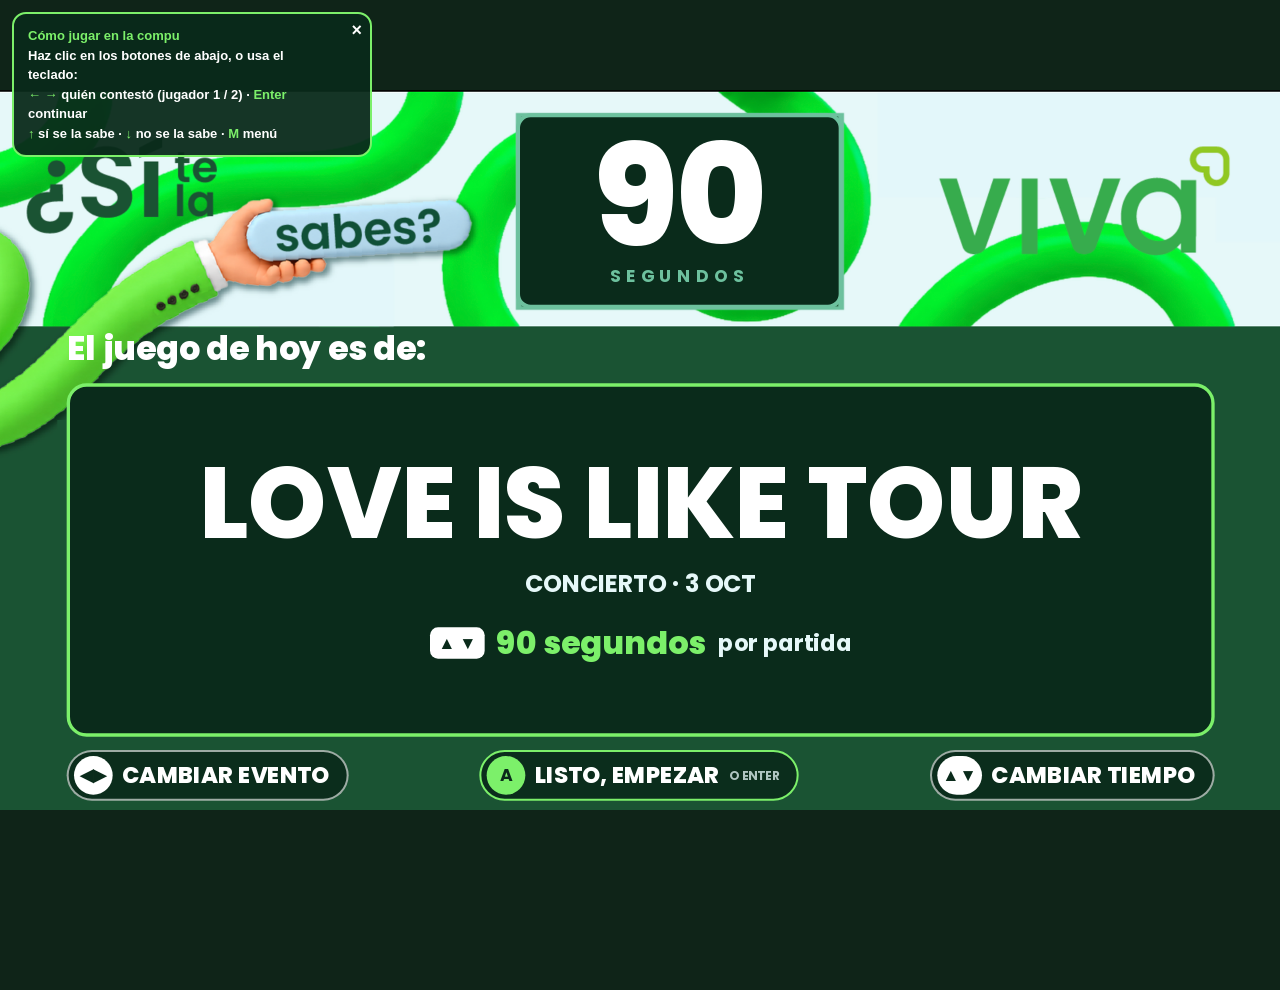
<file: index.html>
<!doctype html>
<html lang="es">
<head>
<meta charset="utf-8">
<meta name="viewport" content="width=device-width, initial-scale=1">
<title>¿Sí te la sabes? · VIVA</title>
<meta name="description" content="Demo del juego ¿Sí te la sabes? para la activación de VIVA Aerobus en Monterrey.">
<link rel="stylesheet" href="estilos.css">
</head>
<body>
<div id="escenario" class="inicio">
  <div id="contador"><div class="digitos">90</div><div class="leyenda">SEGUNDOS</div></div>

  <!-- Inicio: confirmar el evento de hoy (arranca solo) -->
  <div id="pantalla"></div>

  <!-- Juego -->
  <div id="tablero" class="lista">
    <div id="lista"></div>
    <div id="etiqueta"></div>
    <div id="tarjeta">
      <div id="pista"></div>
      <div id="fichas"></div>
    </div>
  </div>

  <!-- Barras de puntos a los lados: jugador 1 a la izquierda, jugador 2 a la derecha -->
  <div class="barra-pts" id="b1"><span>0</span><div class="tubo"><i></i></div><b>J1</b></div>
  <div class="barra-pts" id="b2"><span>0</span><div class="tubo"><i></i></div><b>J2</b></div>

  <div id="jugadores">
    <div class="jugador j1" id="j1"><span class="lado">◀</span><span class="nombre">JUGADOR 1</span><span class="estado"></span><span class="marcador">0</span></div>
    <div class="jugador j2" id="j2"><span class="lado">▶</span><span class="nombre">JUGADOR 2</span><span class="estado"></span><span class="marcador">0</span></div>
  </div>

  <!-- Qué hace cada botón en este momento -->
  <div id="ayuda"></div>

  <div id="menu"><div class="panel">
    <h2>Menú</h2>
    <div class="sub">▲ ▼ moverse  ·  ◀ ▶ cambiar  ·  A elegir  ·  START cerrar</div>
    <div id="menuOps"></div>
    <div class="info" id="menuInfo"></div>
    <div class="ayuda" id="menuPrueba"></div>
  </div></div>
</div>
<script src="config.js"></script>
<script src="datos/preguntas.js"></script>
<script src="vendor/xlsx.full.min.js"></script>
<script src="juego.js"></script>
<script src="web.js"></script>
</body>
</html>
</file>
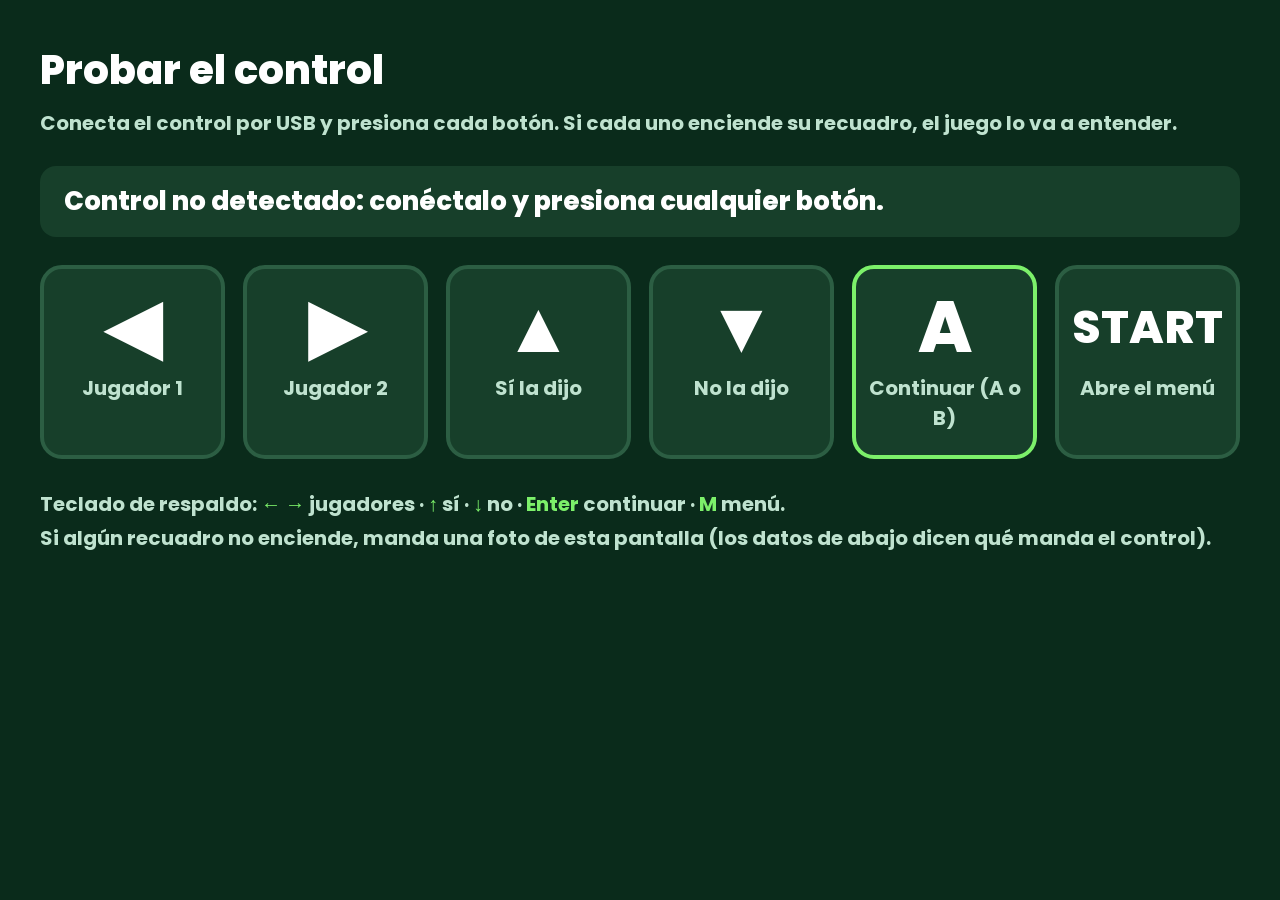
<file: probar_control.html>
<!doctype html>
<html lang="es">
<head>
<meta charset="utf-8">
<meta name="viewport" content="width=device-width, initial-scale=1">
<title>Probar control · ¿Sí te la sabes?</title>
<style>
  @font-face { font-family: "Poppins"; src: url("assets/poppins-latin-700-normal.woff2") format("woff2"); font-weight: 700; }
  @font-face { font-family: "Poppins"; src: url("assets/poppins-latin-800-normal.woff2") format("woff2"); font-weight: 800; }
  * { box-sizing: border-box; margin: 0; padding: 0; }
  body { background: #0A2B1B; color: #fff; font-family: "Poppins", Arial, sans-serif; min-height: 100vh; padding: 40px; }
  h1 { font-size: 40px; font-weight: 800; }
  .sub { font-size: 20px; color: #BFE2CF; margin: 8px 0 28px; }
  #estado { font-size: 26px; font-weight: 800; padding: 16px 24px; border-radius: 16px; background: #173f2a; margin-bottom: 28px; }
  #estado.si { background: #7CF06A; color: #0A2B1B; }
  .botones { display: grid; grid-template-columns: repeat(6, 1fr); gap: 18px; }
  .b { background: #173f2a; border: 4px solid #2c5e43; border-radius: 22px; padding: 22px 10px; text-align: center; transition: background .05s; }
  .b .i { font-size: 72px; font-weight: 800; line-height: 1; }
  .b .t { font-size: 20px; font-weight: 700; margin-top: 10px; color: #BFE2CF; }
  .b.on { background: #7CF06A; border-color: #7CF06A; color: #0A2B1B; }
  .b.on .t { color: #0A2B1B; }
  .b.ok { border-color: #7CF06A; }
  .lista { margin-top: 28px; font-size: 20px; color: #BFE2CF; line-height: 1.7; }
  .lista b { color: #7CF06A; }
  #crudo { margin-top: 24px; font: 15px/1.5 monospace; color: #8FC3A8; white-space: pre-wrap; }
</style>
</head>
<body>
  <h1>Probar el control</h1>
  <div class="sub">Conecta el control por USB y presiona cada botón. Si cada uno enciende su recuadro, el juego lo va a entender.</div>
  <div id="estado">Control no detectado: conéctalo y presiona cualquier botón.</div>
  <div class="botones">
    <div class="b" id="izq"><div class="i">◀</div><div class="t">Jugador 1</div></div>
    <div class="b" id="der"><div class="i">▶</div><div class="t">Jugador 2</div></div>
    <div class="b" id="arriba"><div class="i">▲</div><div class="t">Sí la dijo</div></div>
    <div class="b" id="abajo"><div class="i">▼</div><div class="t">No la dijo</div></div>
    <div class="b ok" id="ok"><div class="i">A</div><div class="t">Continuar (A o B)</div></div>
    <div class="b" id="start"><div class="i" style="font-size:46px;line-height:72px">START</div><div class="t">Abre el menú</div></div>
  </div>
  <div class="lista" id="lista"></div>
  <div id="crudo"></div>
<script>
  // Misma lectura que el juego (juego.js → "control NES por USB"):
  // la cruz se lee por dirección y cualquier otro botón es "continuar".
  const vistos = new Set();
  const ejeTrabado = {};
  function accionesDe(pad) {
    const act = new Set();
    const std = pad.mapping === "standard";
    const cruz = { 12: "arriba", 13: "abajo", 14: "izq", 15: "der" };
    const start = pad.buttons.length >= 10 ? 9 : pad.buttons.length - 1;
    pad.buttons.forEach((b, i) => { if (b.pressed) act.add(std && cruz[i] ? cruz[i] : (i === start ? "start" : "ok")); });
    pad.axes.forEach((v, i) => {
      const id = pad.index + ":" + i;
      if (i === 9 && pad.axes.length >= 10) {
        if (v > 1.1 || v < -1.1) return;
        const pos = Math.round((v + 1) / (2 / 7));
        act.add(["arriba", "arriba", "der", "abajo", "abajo", "abajo", "izq", "arriba"][pos] || "arriba");
        return;
      }
      if (Math.abs(v) < 0.5) { ejeTrabado[id] = 0; return; }
      ejeTrabado[id] = ejeTrabado[id] || performance.now();
      if (performance.now() - ejeTrabado[id] > 5000) return;
      if (i % 2 === 0) act.add(v < 0 ? "izq" : "der"); else act.add(v < 0 ? "arriba" : "abajo");
    });
    return act;
  }
  // Teclado de respaldo, con las mismas teclas que el juego.
  const teclas = { ArrowLeft: "izq", ArrowRight: "der", ArrowUp: "arriba", ArrowDown: "abajo", Enter: "ok", " ": "ok", m: "start", Escape: "start" };
  const teclado = new Set();
  addEventListener("keydown", (e) => { if (teclas[e.key]) { teclado.add(teclas[e.key]); e.preventDefault(); } });
  addEventListener("keyup", (e) => { if (teclas[e.key]) teclado.delete(teclas[e.key]); });
  const nombres = { izq: "◀ jugador 1", der: "▶ jugador 2", arriba: "▲ sí", abajo: "▼ no", ok: "A continuar", start: "START menú" };
  (function ciclo() {
    const pads = navigator.getGamepads ? Array.from(navigator.getGamepads()).filter(Boolean) : [];
    const act = new Set(teclado);
    let crudo = "";
    pads.forEach((p) => {
      accionesDe(p).forEach((a) => act.add(a));
      crudo += `Control: ${p.id}\nMapeo: ${p.mapping || "(no estándar: normal en controles genéricos)"}\n`
        + `Botones presionados: ${p.buttons.map((b, i) => b.pressed ? i : null).filter((x) => x !== null).join(", ") || "ninguno"}\n`
        + `Ejes: ${p.axes.map((v) => v.toFixed(2)).join("  ")}\n\n`;
    });
    ["izq", "der", "arriba", "abajo", "ok", "start"].forEach((a) => {
      document.getElementById(a).classList.toggle("on", act.has(a));
      if (act.has(a)) vistos.add(a);
    });
    const est = document.getElementById("estado");
    if (pads.length) {
      const faltan = ["izq", "der", "arriba", "abajo", "ok", "start"].filter((a) => !vistos.has(a));
      est.className = faltan.length ? "" : "si";
      est.textContent = faltan.length
        ? "✓ Control conectado. Falta probar: " + faltan.map((a) => nombres[a]).join(" · ")
        : "✓ ¡Listo! El control funciona con el juego.";
    }
    document.getElementById("crudo").textContent = crudo;
    requestAnimationFrame(ciclo);
  })();
  document.getElementById("lista").innerHTML =
    "Teclado de respaldo: <b>← →</b> jugadores · <b>↑</b> sí · <b>↓</b> no · <b>Enter</b> continuar · <b>M</b> menú.<br>" +
    "Si algún recuadro no enciende, manda una foto de esta pantalla (los datos de abajo dicen qué manda el control).";
</script>
</body>
</html>
</file>
<file: estilos.css>
/* ¿SÍ TE LA SABES? · VIVA Aerobus — estilos
   Prioridad: que se lea de lejos y que el operador nunca dude.
   Texto blanco o neón sobre verde casi negro, Poppins gruesa, tamaños grandes
   y casi sin animaciones. */

@font-face { font-family: "Poppins"; src: url("assets/poppins-latin-500-normal.woff2") format("woff2"); font-weight: 500; font-display: block; }
@font-face { font-family: "Poppins"; src: url("assets/poppins-latin-600-normal.woff2") format("woff2"); font-weight: 600; font-display: block; }
@font-face { font-family: "Poppins"; src: url("assets/poppins-latin-700-normal.woff2") format("woff2"); font-weight: 700; font-display: block; }
@font-face { font-family: "Poppins"; src: url("assets/poppins-latin-800-normal.woff2") format("woff2"); font-weight: 800; font-display: block; }

:root {
  --verde-fondo:  #1A5333;   /* fondo del arte */
  --panel:        #0A2B1B;   /* paneles: verde casi negro, máximo contraste */
  --panel-borde:  rgba(255, 255, 255, .16);
  --verde-linea:  #6DC19E;
  --hielo:        #E6F8F9;
  --blanco:       #FFFFFF;
  --neon:         #7CF06A;
  --oscuro:       #0A2B1B;
  --rojo:         #FF6B5E;
}

* { box-sizing: border-box; margin: 0; padding: 0; }
html, body { width: 100%; height: 100%; background: #0f2418; overflow: hidden; cursor: none; }
body { display: flex; align-items: center; justify-content: center; }

/* Lienzo fijo 1920×1080, escalado a la pantalla */
#escenario {
  position: relative; width: 1920px; height: 1080px; flex: none;
  background: var(--verde-fondo) url("assets/fondo.png") no-repeat 0 0 / 1920px 1080px;
  transform-origin: center center; overflow: hidden;
  font-family: "Poppins", Arial, sans-serif; color: var(--blanco);
  font-variant-numeric: tabular-nums;
}

/* Qué se ve en cada modo */
#pantalla { display: none; }
.inicio #pantalla { display: flex; }
.inicio #tablero, .inicio #jugadores { display: none; }

/* ---------------------------------------------------------- contador */
#contador {
  position: absolute; left: 774px; top: 35px; width: 490px; height: 293px;
  background: var(--panel); border: 6px solid var(--verde-linea); border-radius: 22px;
  display: flex; flex-direction: column; align-items: center; justify-content: center;
}
#contador .digitos { font-size: 210px; font-weight: 800; line-height: .9; letter-spacing: -4px; }
#contador .digitos.tres { font-size: 170px; }
#contador .leyenda { font-size: 26px; font-weight: 700; letter-spacing: 8px; color: var(--verde-linea); margin-top: 6px; }

/* ---------------------------------------------------------- inicio: confirmar el evento */
#pantalla {
  position: absolute; left: 100px; top: 358px; width: 1722px; height: 612px;
  flex-direction: column; gap: 22px;
}
.p-arriba { display: flex; align-items: center; gap: 22px; height: 60px; }
.p-titulo { font-size: 50px; font-weight: 800; line-height: 1.1; }

/* Tarjeta grande con el valor que se está eligiendo */
.p-valor {
  flex: 1 1 auto; display: flex; flex-direction: column; align-items: center; justify-content: center; gap: 18px;
  background: var(--panel); border: 5px solid var(--neon); border-radius: 30px;
}
.p-valor .grande { font-size: 150px; font-weight: 800; line-height: 1; letter-spacing: -1px; white-space: nowrap; }
.p-valor .detalle { font-size: 36px; font-weight: 700; color: var(--hielo); }
.p-valor .puntos { display: flex; gap: 14px; }
.p-valor .puntos i { width: 18px; height: 18px; border-radius: 50%; background: rgba(255,255,255,.22); }
.p-valor .puntos i.si { background: var(--neon); }
.p-valor .aviso { font-size: 32px; font-weight: 800; color: var(--rojo); }
.p-control { flex: none; font-size: 26px; font-weight: 700; text-align: center; }
.p-control.si { color: var(--neon); }
.p-control.no { color: var(--hielo); opacity: .8; }
.p-valor .tiempo { display: flex; align-items: center; gap: 18px; font-size: 34px; font-weight: 700; color: var(--hielo); margin-top: 8px; }
.p-valor .tiempo b { font-size: 48px; font-weight: 800; color: var(--neon); }
.p-valor .tiempo span:first-child { font-size: 26px; background: var(--blanco); color: var(--oscuro); border-radius: 12px; padding: 4px 12px; }
.p-valor .cuenta { font-size: 34px; font-weight: 700; color: var(--neon); margin-top: 10px; }

/* ---------------------------------------------------------- tablero del juego */
#tablero { position: absolute; left: 100px; top: 358px; width: 1722px; height: 500px; }
#lista, #etiqueta, #tarjeta { display: none; }
#tablero.lista #lista { display: flex; }
#tablero.pregunta #etiqueta, #tablero.pregunta #tarjeta { display: flex; }

/* Modo lista: pocos renglones grandes (espera y resultados) */
#lista { flex-direction: column; gap: 18px; height: 100%; }
#lista.entra { animation: aparece .5s ease-out 1; }
.linea {
  flex: 1 1 0; min-height: 0; display: flex; align-items: center; justify-content: center;
  background: var(--panel); border: 3px solid var(--panel-borde); border-radius: 22px;
  font-size: 58px; font-weight: 800; line-height: 1.1; white-space: nowrap; overflow: hidden;
  padding: 0 40px;
}
.linea.titulo { color: var(--neon); font-size: 66px; }
.linea.chico  { font-size: 38px; font-weight: 700; color: var(--hielo); }
.linea.valor  { font-size: 84px; flex-grow: 1.5; border-color: var(--neon); box-shadow: inset 0 0 0 3px var(--neon); }
.linea.izq    { justify-content: flex-start; }
.linea.marcadores { flex-grow: 2.4; justify-content: space-around; }
.final-jugador { display: flex; flex-direction: column; align-items: center; gap: 6px; line-height: 1; }
.final-jugador span { font-size: 40px; font-weight: 800; color: var(--hielo); }
.final-jugador b { font-size: 110px; font-weight: 800; color: var(--blanco); }

/* Modo pregunta */
#etiqueta {
  height: 62px; align-items: center; justify-content: center; gap: 20px; margin-bottom: 14px;
  font-size: 32px; font-weight: 700; color: var(--hielo); letter-spacing: 1px;
}
#etiqueta .num { background: var(--neon); color: var(--oscuro); font-weight: 800; padding: 6px 22px; border-radius: 999px; }
#etiqueta .ronda { margin-left: auto; color: var(--hielo); }

#tarjeta {
  position: relative; height: 424px; flex-direction: column; align-items: center; justify-content: center; gap: 34px;
  background: var(--panel); border: 3px solid var(--panel-borde); border-radius: 28px;
  padding: 26px 60px 40px; overflow: hidden;
}
#tarjeta.entra { animation: aparece .3s ease-out 1; }
#tarjeta.turno { border-color: var(--neon); box-shadow: inset 0 0 0 3px var(--neon); }
#tarjeta.bien  { border-color: var(--neon); box-shadow: inset 0 0 0 6px var(--neon); }
#tarjeta.mal   { border-color: rgba(255,255,255,.35); }

/* La pista va en mayúsculas y minúsculas: se lee más rápido que todo en mayúsculas */
#pista { width: 100%; text-align: center; font-weight: 800; line-height: 1.18; font-size: 66px; }
#pista .hueco {
  display: inline-block; min-width: 3.2em; height: 1em; vertical-align: -0.08em;
  border-bottom: .12em solid var(--neon); margin: 0 .15em;
}
#pista .hueco.lleno { min-width: 0; border: 0; height: auto; margin: 0; color: var(--neon); vertical-align: baseline; }
#tarjeta.mal #pista .hueco.lleno { color: var(--hielo); }

#fichas { display: flex; gap: 12px; justify-content: center; }
.ficha {
  width: 92px; height: 112px; border-radius: 12px; background: var(--hielo);
  display: flex; align-items: center; justify-content: center;
  font-size: 76px; font-weight: 800; color: var(--oscuro); line-height: 1;
}
.ficha.espacio { width: 36px; background: transparent; }
#fichas.chicas .ficha { width: 74px; height: 96px; font-size: 62px; }
#fichas.mini   .ficha { width: 58px; height: 80px; font-size: 50px; }
#tarjeta.bien .ficha { background: var(--neon); }
#tarjeta.mal  .ficha { background: #9DB3A8; }


/* ---------------------------------------------------------- barras de puntos a los lados */
.barra-pts {
  position: absolute; top: 368px; width: 72px; height: 620px;
  display: flex; flex-direction: column; align-items: center; gap: 10px;
}
#b1 { left: 14px; }
#b2 { right: 14px; }
.inicio .barra-pts { display: none; }
.barra-pts span { font-size: 34px; font-weight: 800; color: var(--neon); line-height: 1; }
.barra-pts b { font-size: 26px; font-weight: 800; line-height: 1; }
.barra-pts .tubo {
  flex: 1 1 auto; width: 100%; background: var(--panel); border: 3px solid var(--panel-borde); border-radius: 36px;
  position: relative; overflow: hidden;
}
.barra-pts .tubo i {
  position: absolute; left: 0; right: 0; bottom: 0; height: 0; background: var(--neon); border-radius: 30px;
  transition: height .6s ease-out;
}

/* ---------------------------------------------------------- jugadores */
#jugadores { position: absolute; left: 100px; top: 878px; width: 1722px; height: 116px; display: flex; gap: 40px; }
.jugador {
  position: relative; flex: 1 1 0; min-width: 0; height: 116px;
  background: var(--panel); border: 4px solid var(--panel-borde); border-radius: 24px;
  display: flex; align-items: center; gap: 22px; padding: 0 30px 0 22px;
  white-space: nowrap;
}
.jugador.j2 { flex-direction: row-reverse; padding: 0 22px 0 30px; }
.jugador .lado {
  flex: none; width: 66px; height: 66px; border-radius: 14px; background: var(--blanco); color: var(--oscuro);
  display: flex; align-items: center; justify-content: center; font-size: 30px; font-weight: 800;
}

.jugador .nombre { flex: none; font-size: 40px; font-weight: 800; }
.jugador .estado { flex: 1 1 auto; min-width: 0; font-size: 32px; font-weight: 800; color: var(--neon); overflow: hidden; text-overflow: ellipsis; }
.jugador.j2 .estado { text-align: right; }
.jugador .marcador { flex: none; font-size: 84px; font-weight: 800; line-height: 1; min-width: 1.6em; text-align: right; }
.jugador.j2 .marcador { text-align: left; }

.jugador.turno, .jugador.ganador { background: var(--neon); color: var(--oscuro); border-color: var(--neon); }
.jugador.turno .estado, .jugador.ganador .estado { color: var(--oscuro); }
.jugador.turno .lado, .jugador.ganador .lado { background: var(--oscuro); color: var(--neon); }
.jugador.bien { border-color: var(--neon); }
.jugador.apagado { opacity: .45; }
.jugador .suma {
  position: absolute; top: -66px; font-size: 56px; font-weight: 800; color: var(--neon);
  animation: suma 1.2s ease-out forwards; pointer-events: none;
}
.jugador.j1 .suma { right: 40px; }
.jugador.j2 .suma { left: 40px; }

/* ---------------------------------------------- qué hace cada botón ahora */
#ayuda {
  position: absolute; left: 100px; top: 1006px; width: 1722px; height: 60px;
  display: flex; align-items: center; justify-content: space-between; gap: 24px;
}
#ayuda.uno { justify-content: center; }
#ayuda .chip {
  display: flex; align-items: center; gap: 14px; height: 100%;
  padding: 0 26px 0 8px; border-radius: 999px;
  background: rgba(10,43,27,.92); border: 3px solid rgba(255,255,255,.6);
  font-size: 28px; font-weight: 800; color: var(--blanco); white-space: nowrap;
}
#ayuda .chip b {
  flex: none; min-width: 46px; height: 46px; padding: 0 8px; border-radius: 999px; background: var(--blanco); color: var(--oscuro);
  display: flex; align-items: center; justify-content: center; font-size: 22px;
}
#ayuda .chip small { font-size: 18px; font-weight: 700; color: var(--hielo); opacity: .75; }
#ayuda .chip.ok, #ayuda .chip.arriba { border-color: var(--neon); }
#ayuda .chip.ok b, #ayuda .chip.arriba b { background: var(--neon); }
#ayuda .chip.ok b { font-size: 24px; }
/* En el inicio y al calificar, los botones van más grandes */
.inicio #ayuda, .decidir #ayuda { top: 990px; height: 76px; }
.inicio #ayuda .chip, .decidir #ayuda .chip { font-size: 34px; }
.inicio #ayuda .chip b, .decidir #ayuda .chip b { min-width: 58px; height: 58px; font-size: 26px; }

/* ---------------------------------------------------------- animaciones (pocas) */
@keyframes aparece { from { opacity: 0; } to { opacity: 1; } }
@keyframes suma { 0% { transform: translateY(20px); opacity: 0; } 20% { opacity: 1; } 100% { transform: translateY(-40px); opacity: 0; } }

/* ---------------------------------------------------------- menú del técnico (tecla M) */
#menu {
  position: absolute; inset: 0; background: rgba(8, 24, 15, .92);
  display: none; align-items: center; justify-content: center;
  color: #fff; cursor: default;
}
#menu.abierto { display: flex; }
#menu .panel { width: 1100px; background: var(--panel); border: 3px solid var(--verde-linea); border-radius: 28px; padding: 48px 56px 40px; }
#menu h2 { font-weight: 800; font-size: 44px; margin-bottom: 6px; }
#menu .sub { font-size: 22px; color: #BFE2CF; margin-bottom: 28px; }
#menu .op {
  display: flex; justify-content: space-between; align-items: center;
  font-size: 30px; font-weight: 600; padding: 16px 24px; border-radius: 16px; margin-bottom: 8px;
  border: 2px solid transparent; cursor: pointer;
}
#menu .op .val { font-weight: 800; color: var(--neon); }
#menu .op.sel { background: rgba(129, 191, 160, .18); border-color: var(--verde-linea); }
#menu .info { margin-top: 22px; font-size: 19px; color: #BFE2CF; line-height: 1.5; white-space: pre-line; }
#menu .ayuda { margin-top: 18px; font-size: 18px; color: #8FC3A8; }
</file>
